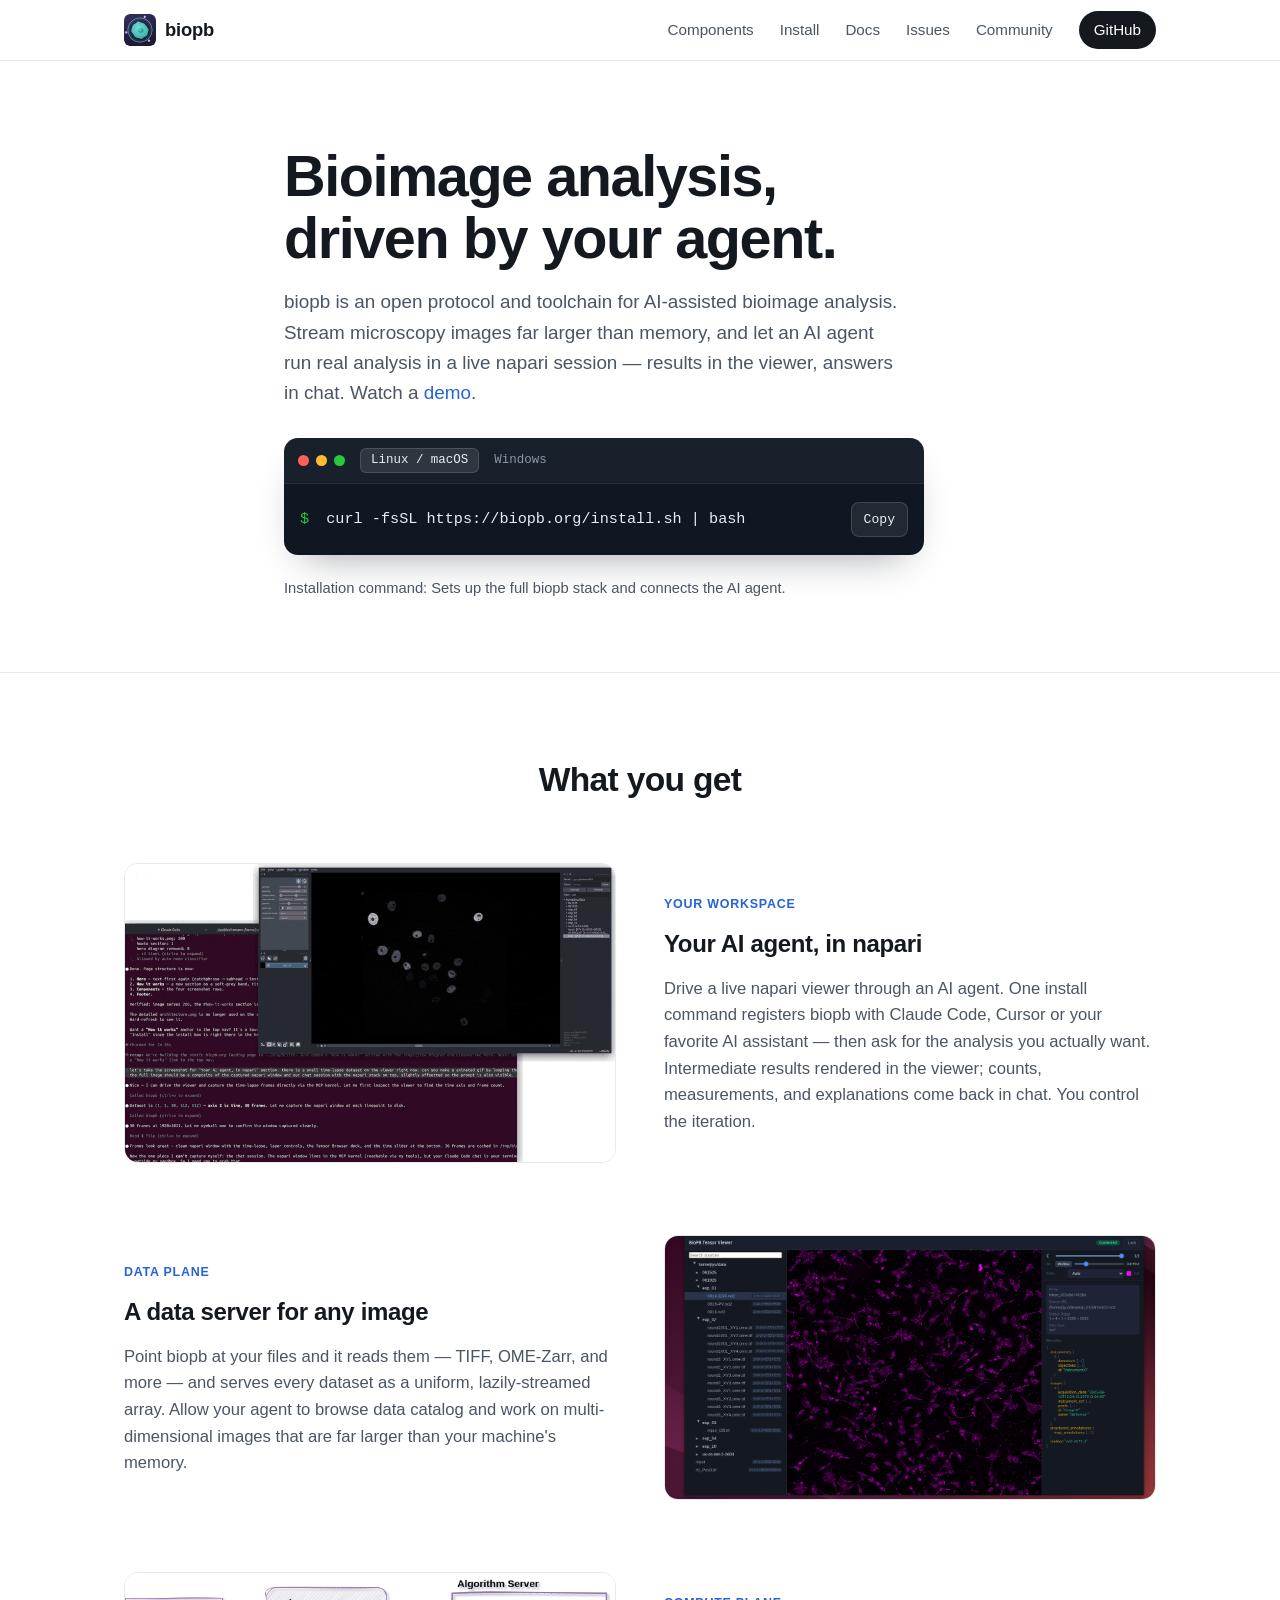
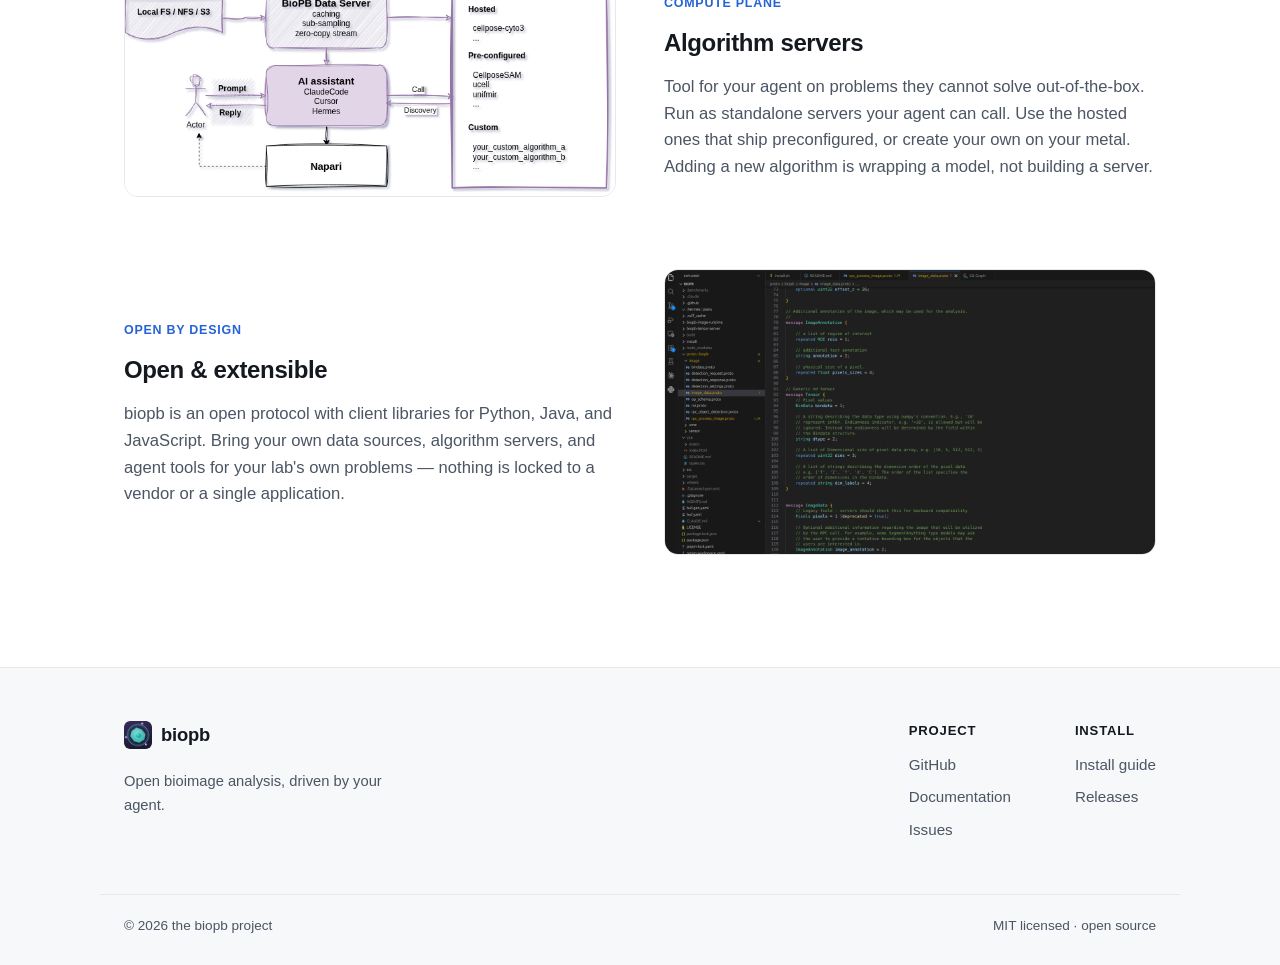
<file: index.html>
<!DOCTYPE html>
<html lang="en">
<head>
  <meta charset="utf-8" />
  <meta name="viewport" content="width=device-width, initial-scale=1" />
  <title>biopb — bioimage analysis, driven by your agent</title>
  <meta name="description" content="biopb is an open protocol and toolchain for bioimage analysis: stream microscopy images larger than memory and let an AI agent run real analysis in napari." />
  <link rel="canonical" href="https://biopb.org/" />
  <!-- Open Graph / Twitter — link previews on forums, X, Bluesky, LinkedIn, Slack. -->
  <meta property="og:type" content="website" />
  <meta property="og:site_name" content="biopb" />
  <meta property="og:url" content="https://biopb.org/" />
  <meta property="og:title" content="biopb — bioimage analysis, driven by your agent" />
  <meta property="og:description" content="An open protocol and toolchain for AI-assisted bioimage analysis: stream microscopy images larger than memory and let an agent run real analysis in napari." />
  <meta property="og:image" content="https://biopb.org/assets/social-card.png" />
  <meta property="og:image:width" content="1200" />
  <meta property="og:image:height" content="630" />
  <meta name="twitter:card" content="summary_large_image" />
  <meta name="twitter:title" content="biopb — bioimage analysis, driven by your agent" />
  <meta name="twitter:description" content="An open protocol and toolchain for AI-assisted bioimage analysis: stream microscopy images larger than memory and let an agent run real analysis in napari." />
  <meta name="twitter:image" content="https://biopb.org/assets/social-card.png" />
  <link rel="icon" href="assets/favicon.ico" sizes="any" />
  <link rel="stylesheet" href="styles.css" />
</head>
<body>
  <!-- ===== Top nav ===== -->
  <header class="nav" id="top">
    <div class="container nav__inner">
      <a class="brand" href="#top" aria-label="biopb home">
        <img class="brand__logo" src="assets/logo.png" alt="" width="32" height="32" />
        <span class="brand__name">biopb</span>
      </a>
      <button class="nav__toggle" aria-label="Toggle menu" aria-expanded="false">≡</button>
      <nav class="nav__links">
        <a href="#components">Components</a>
        <a href="install.html">Install</a>
        <a href="/docs/">Docs</a>
        <a href="https://github.com/biopb/biopb/issues">Issues</a>
        <a href="https://forum.image.sc/">Community</a>
        <a class="nav__gh" href="https://github.com/biopb/biopb">GitHub</a>
      </nav>
    </div>
  </header>

  <main>
    <!-- ===== Hero ===== -->
    <section class="hero">
      <div class="container hero__inner">
        <h1 class="hero__title">Bioimage analysis,<br />driven by your agent.</h1>
        <p class="hero__sub">
          biopb is an open protocol and toolchain for AI-assisted bioimage analysis. Stream
          microscopy images far larger than memory, and let an AI agent run real
          analysis in a live napari session — results in the viewer, answers in chat.
          Watch a <a href="demo.html">demo</a>.
        </p>

        <!-- terminal install window. The radios drive the OS tabs in pure CSS, so
             they still switch with JS off; script.js only pre-selects the tab that
             matches the visitor's platform. -->
        <div class="term" id="install" aria-label="Install command">
          <input class="term__radio" type="radio" name="install-os" id="os-unix" checked>
          <input class="term__radio" type="radio" name="install-os" id="os-win">
          <div class="term__bar">
            <span class="term__dot"></span><span class="term__dot"></span><span class="term__dot"></span>
            <span class="term__tabs" role="group" aria-label="Choose your operating system">
              <label class="term__tab" for="os-unix">Linux / macOS</label>
              <label class="term__tab" for="os-win">Windows</label>
            </span>
          </div>
          <div class="term__body term__body--os term__body--unix">
            <code><span class="term__prompt">$</span> curl -fsSL https://biopb.org/install.sh | bash</code>
            <button class="term__copy" type="button" data-cmd="curl -fsSL https://biopb.org/install.sh | bash">Copy</button>
          </div>
          <div class="term__body term__body--os term__body--win">
            <code><span class="term__prompt">&gt;</span> irm https://biopb.org/install.ps1 | iex</code>
            <button class="term__copy" type="button" data-cmd="irm https://biopb.org/install.ps1 | iex">Copy</button>
          </div>
        </div>

        <p class="hero__note">Installation command: Sets up the full biopb stack and connects the AI agent.</p>
      </div>
    </section>

    <!-- ===== Components ===== -->
    <section class="components" id="components">
      <div class="container">
        <h2 class="section__title">What you get</h2>

        <!-- (1) user-facing: the agent in napari -->
        <article class="row">
          <figure class="shot">
            <img src="assets/agent-napari.gif" width="960" height="584" loading="lazy"
                 alt="An AI-agent chat session driving a live napari viewer: the agent runs code in py kernel while a time-lapse of cells plays back in napri viewer window." />
          </figure>
          <div class="row__text">
            <span class="kicker">Your workspace</span>
            <h3>Your AI agent, in napari</h3>
            <p>
              Drive a live napari viewer through an AI agent. One install command
              registers biopb with Claude Code, Cursor or your favorite AI assistant — then ask
              for the analysis you actually want. Intermediate results rendered in the viewer; counts,
              measurements, and explanations come back in chat. You control the iteration.
            </p>
          </div>
        </article>

        <!-- (2) data server -->
        <article class="row row--reverse">
          <figure class="shot">
            <img src="assets/data-browser.png" width="1278" height="687" loading="lazy"
                 alt="The BioPB data browser: a source tree on the left, a microscopy image preview in the center, and a metadata and colormap panel on the right." />
          </figure>
          <div class="row__text">
            <span class="kicker">Data plane</span>
            <h3>A data server for any image</h3>
            <p>
              Point biopb at your files and it reads them — TIFF, OME-Zarr, and more —
              and serves every dataset as a uniform, lazily-streamed array. Allow your 
              agent to browse data catalog and work on multi-dimensional images that are
              far larger than your machine's memory.
            </p>
          </div>
        </article>

        <!-- (3) algorithm servers -->
        <article class="row">
          <figure class="shot" role="img" aria-label="Screenshot placeholder: segmentation result">
            <img src="assets/algorithm-servers.png" width="1278" height="687" loading="lazy"
                 alt="The BioPB algorithm servers: a diagram showing the architecture and how algorithms are integrated." />
          </figure>
          <div class="row__text">
            <span class="kicker">Compute plane</span>
            <h3>Algorithm servers</h3>
            <p>
              Tool for your agent on problems they cannot solve out-of-the-box. Run as standalone
              servers your agent can call. Use the hosted ones that ship preconfigured, or create 
              your own on your metal. Adding a new algorithm is wrapping a model, not building a server.
            </p>
          </div>
        </article>

        <!-- (4) open & extensible -->
        <article class="row row--reverse">
          <figure class="shot">
            <img src="assets/open-extensible.png" width="1070" height="651" loading="lazy"
                alt="Open development model with extensible grpc protocol definition synced on buf.build" />
          </figure>
          <div class="row__text">
            <span class="kicker">Open by design</span>
            <h3>Open &amp; extensible</h3>
            <p>
              biopb is an open protocol with client libraries for Python, Java, and
              JavaScript. Bring your own data sources, algorithm servers, and agent
              tools for your lab's own problems — nothing is locked to a vendor or a
              single application.
            </p>
          </div>
        </article>
      </div>
    </section>
  </main>

  <!-- ===== Footer ===== -->
  <footer class="footer">
    <div class="container footer__inner">
      <div class="footer__brand">
        <a class="brand" href="#top" aria-label="biopb home">
          <img class="brand__logo" src="assets/logo.png" alt="" width="28" height="28" />
          <span class="brand__name">biopb</span>
        </a>
        <p class="footer__tag">Open bioimage analysis, driven by your agent.</p>
      </div>
      <nav class="footer__cols">
        <div class="footer__col">
          <h4>Project</h4>
          <a href="https://github.com/biopb/biopb">GitHub</a>
          <a href="/docs/">Documentation</a>
          <a href="https://github.com/biopb/biopb/issues">Issues</a>
        </div>
        <div class="footer__col">
          <h4>Install</h4>
          <a href="install.html">Install guide</a>
          <a href="https://github.com/biopb/biopb/releases">Releases</a>
        </div>
      </nav>
    </div>
    <div class="container footer__bar">
      <span>© <span id="year">2026</span> the biopb project</span>
      <span>MIT licensed · open source</span>
    </div>
  </footer>

  <script>
    // Copy install command to clipboard (every .term__copy, one per OS tab).
    (function () {
      document.querySelectorAll('.term__copy').forEach(function (btn) {
        btn.addEventListener('click', function () {
          var cmd = btn.getAttribute('data-cmd');
          var done = function () {
            var old = btn.textContent;
            btn.textContent = 'Copied!';
            btn.classList.add('is-copied');
            setTimeout(function () { btn.textContent = old; btn.classList.remove('is-copied'); }, 1600);
          };
          if (navigator.clipboard && navigator.clipboard.writeText) {
            navigator.clipboard.writeText(cmd).then(done, done);
          } else {
            var ta = document.createElement('textarea');
            ta.value = cmd; document.body.appendChild(ta); ta.select();
            try { document.execCommand('copy'); } catch (e) {}
            document.body.removeChild(ta); done();
          }
        });
      });

      // Pre-select the install tab matching the visitor's OS. Progressive
      // enhancement only: the markup defaults to Linux/macOS and the tabs switch
      // in pure CSS, so a wrong guess (or no JS) still leaves both reachable.
      (function () {
        var win = document.getElementById('os-win');
        if (!win) return;
        var isWindows = false;
        try {
          var uad = navigator.userAgentData;
          if (uad && typeof uad.platform === 'string' && uad.platform) {
            isWindows = /windows/i.test(uad.platform);
          } else if (navigator.platform) {
            isWindows = /^win/i.test(navigator.platform);
          } else {
            isWindows = /windows nt/i.test(navigator.userAgent || '');
          }
        } catch (e) { /* leave the default tab selected */ }
        if (isWindows) win.checked = true;
      })();
      // Mobile nav toggle.
      var toggle = document.querySelector('.nav__toggle');
      var links = document.querySelector('.nav__links');
      if (toggle && links) {
        toggle.addEventListener('click', function () {
          var open = links.classList.toggle('is-open');
          toggle.setAttribute('aria-expanded', open ? 'true' : 'false');
        });
        links.addEventListener('click', function (e) {
          if (e.target.tagName === 'A') { links.classList.remove('is-open'); toggle.setAttribute('aria-expanded', 'false'); }
        });
      }
      // Current year.
      var y = document.getElementById('year');
      if (y) y.textContent = new Date().getFullYear();
    })();
  </script>
</body>
</html>
</file>
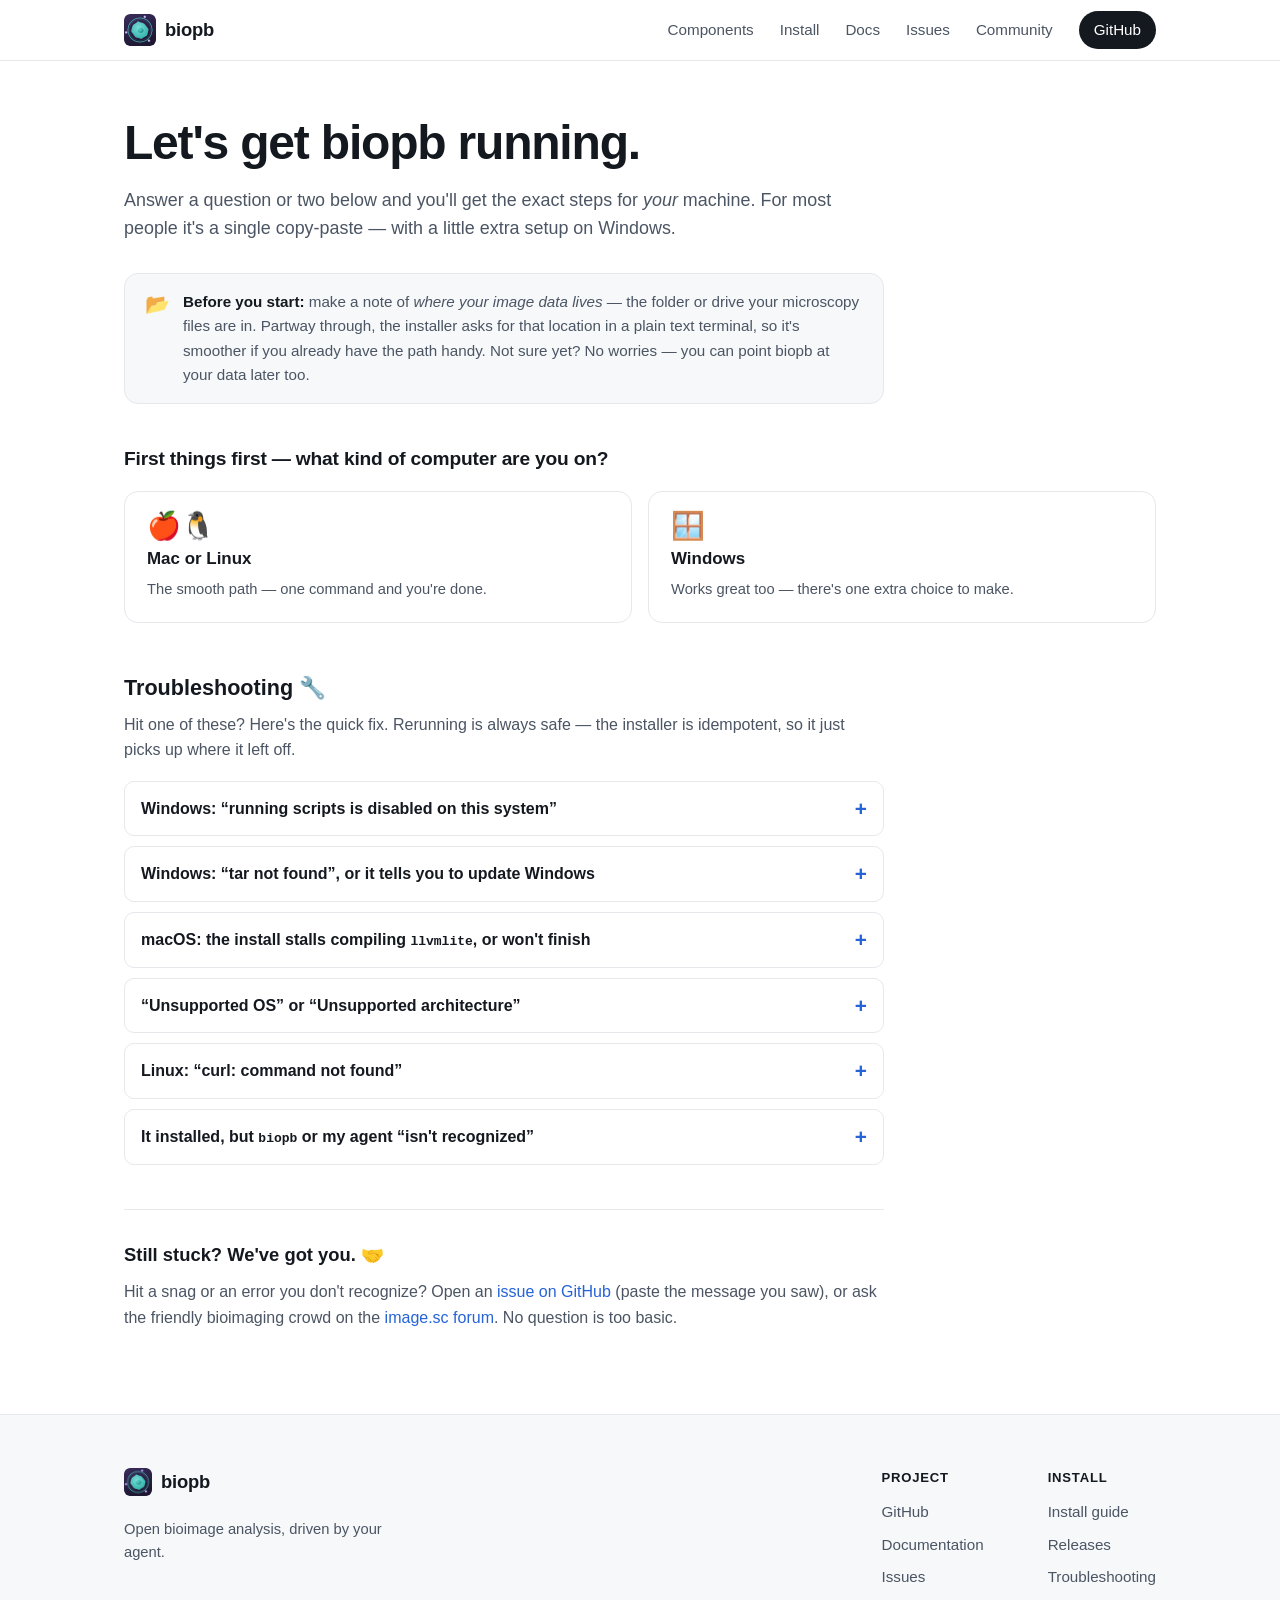
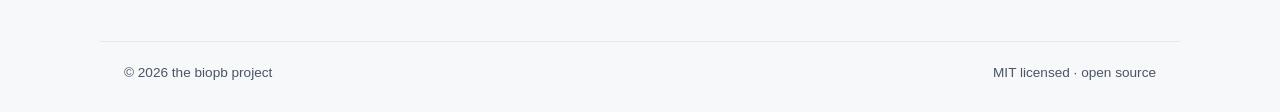
<file: install.html>
<!DOCTYPE html>
<html lang="en">
<head>
  <meta charset="utf-8" />
  <meta name="viewport" content="width=device-width, initial-scale=1" />
  <title>Install biopb — a friendly, step-by-step guide</title>
  <meta name="description" content="Install biopb on Mac, Linux, or Windows. Answer a question or two and get the exact, copy-paste steps for your machine — no jargon required." />
  <link rel="canonical" href="https://biopb.org/install.html" />
  <!-- Open Graph / Twitter — link previews on forums, X, Bluesky, LinkedIn, Slack. -->
  <meta property="og:type" content="website" />
  <meta property="og:site_name" content="biopb" />
  <meta property="og:url" content="https://biopb.org/install.html" />
  <meta property="og:title" content="Install biopb — a friendly, step-by-step guide" />
  <meta property="og:description" content="Install biopb on Mac, Linux, or Windows. Answer a question or two and get the exact, copy-paste steps for your machine — no jargon required." />
  <meta property="og:image" content="https://biopb.org/assets/social-card.png" />
  <meta property="og:image:width" content="1200" />
  <meta property="og:image:height" content="630" />
  <meta name="twitter:card" content="summary_large_image" />
  <meta name="twitter:title" content="Install biopb — a friendly, step-by-step guide" />
  <meta name="twitter:description" content="Install biopb on Mac, Linux, or Windows. Get the exact, copy-paste steps for your machine — no jargon required." />
  <meta name="twitter:image" content="https://biopb.org/assets/social-card.png" />
  <link rel="icon" href="assets/favicon.ico" sizes="any" />
  <link rel="stylesheet" href="styles.css" />
</head>
<body>
  <!-- ===== Top nav ===== -->
  <header class="nav" id="top">
    <div class="container nav__inner">
      <a class="brand" href="index.html" aria-label="biopb home">
        <img class="brand__logo" src="assets/logo.png" alt="" width="32" height="32" />
        <span class="brand__name">biopb</span>
      </a>
      <button class="nav__toggle" aria-label="Toggle menu" aria-expanded="false">≡</button>
      <nav class="nav__links">
        <a href="index.html#components">Components</a>
        <a href="install.html">Install</a>
        <a href="/docs/">Docs</a>
        <a href="https://github.com/biopb/biopb/issues">Issues</a>
        <a href="https://forum.image.sc/">Community</a>
        <a class="nav__gh" href="https://github.com/biopb">GitHub</a>
      </nav>
    </div>
  </header>

  <main>
    <section class="guide">
      <div class="container">
        <div class="guide__head">
          <h1 class="guide__title">Let's get biopb running.</h1>
          <p class="guide__sub">
            Answer a question or two below and you'll
            get the exact steps for <em>your</em> machine. For most people it's a single
            copy-paste — with a little extra setup on Windows.
          </p>
        </div>

        <div class="prereq">
          <span class="prereq__icon" aria-hidden="true">📂</span>
          <div>
            <strong>Before you start:</strong> make a note of <em>where your image data lives</em> —
            the folder or drive your microscopy files are in. Partway through, the installer
            asks for that location in a plain text terminal, so it's smoother if you already have
            the path handy. Not sure yet? No worries — you can point biopb at your data later too.
          </div>
        </div>

        <!-- ===== Step 1: which machine ===== -->
        <div class="step" id="step-os">
          <p class="step__q">First things first — what kind of computer are you on?</p>
          <div class="choices" data-group="os">
            <button class="choice" type="button" data-go="panel-unix">
              <span class="choice__icon" aria-hidden="true">🍎🐧</span>
              <span class="choice__title">Mac or Linux</span>
              <span class="choice__desc">The smooth path — one command and you're done.</span>
            </button>
            <button class="choice" type="button" data-go="panel-win">
              <span class="choice__icon" aria-hidden="true">🪟</span>
              <span class="choice__title">Windows</span>
              <span class="choice__desc">Works great too — there's one extra choice to make.</span>
            </button>
          </div>
        </div>

        <!-- ===== Mac / Linux result ===== -->
        <div class="panel" id="panel-unix" data-group="os">
          <h2 class="panel__h">You're one command away. 🎉</h2>
          <ol class="steps">
            <li>
              <h4>Install biopb</h4>
              <p>
                Open your <strong>Terminal</strong> — on Mac, press <code>⌘ + Space</code>, type
                “Terminal”, and hit Enter; on Linux you already know where it lives 😉 — then paste
                this in and press Enter:
              </p>
              <div class="term" aria-label="Install command">
                <div class="term__bar">
                  <span class="term__dot"></span><span class="term__dot"></span><span class="term__dot"></span>
                  <span class="term__title">Terminal — Mac / Linux</span>
                </div>
                <div class="term__body">
                  <code><span class="term__prompt">$</span> curl -fsSL https://biopb.org/install.sh | bash</code>
                  <button class="term__copy" type="button" data-cmd="curl -fsSL https://biopb.org/install.sh | bash">Copy</button>
                </div>
              </div>
              <p style="margin-top:10px;">
                Let it run. It downloads biopb, sets up its data server, and installs a friendly AI
                agent (OpenCode). Partway through it'll pause to help you set up a free
                <strong>OpenCode Zen</strong> account — just follow the prompt (no credit card, free
                models included) and paste the key back when it asks. After that you're wired up.
              </p>
              <div class="note">
                <strong>Never pasted a command like this before?</strong> Totally normal.
                <code>curl … | bash</code> just means “download our little setup script and run it.”
                Want to read exactly what it does first? It's plain text at
                <a href="https://biopb.org/install.sh">biopb.org/install.sh</a>.
              </div>
            </li>
            <li>
              <h4>Open your agent and ask ✨</h4>
              <p style="margin:0;">
                That's it — no server to start. Open your AI agent — Claude Code, OpenCode, or
                Cursor — and just ask it to open an image or run an analysis. Your agent launches
                biopb on its own whenever it needs it. That's the whole workflow.
              </p>
            </li>
          </ol>

          <p><button class="startover" type="button" data-reset>↺ Start over</button></p>
        </div>

        <!-- ===== Windows result ===== -->
        <div class="panel" id="panel-win" data-group="os">
          <h2 class="panel__h">Windows: one quick extra step. 🪟</h2>
          <p>
            BioPB supports several popular agent interfaces (the chat window). It's best to
            install one of these first, so BioPB knows which one to wire up.
          </p>

          <p class="step__q" style="font-size:1.05rem;">
            Quick check — do you already use one of these agents?
            <br><span style="font-weight:500;color:var(--ink-soft);font-size:0.95rem;">OpenCode, Claude Code, Claude Desktop, or Cursor</span>
          </p>
          <div class="choices" data-group="agent">
            <button class="choice" type="button" data-go="panel-native-have">
              <span class="choice__icon" aria-hidden="true">✅</span>
              <span class="choice__title">Yes, I've got one</span>
              <span class="choice__desc">Great — we'll skip straight to wiring biopb into it.</span>
            </button>
            <button class="choice" type="button" data-go="panel-native-need">
              <span class="choice__icon" aria-hidden="true">📥</span>
              <span class="choice__title">Not yet</span>
              <span class="choice__desc">No problem — we'll grab OpenCode, the free desktop app, first.</span>
            </button>
          </div>

          <!-- Already has an agent -->
          <div class="panel" id="panel-native-have" data-group="agent">
            <ol class="steps">
              <li>
                <h4>Run the installer</h4>
                <p>
                  Open <strong>PowerShell</strong> (the normal one — no administrator needed),
                  then paste:
                </p>
                <div class="term">
                  <div class="term__bar">
                    <span class="term__dot"></span><span class="term__dot"></span><span class="term__dot"></span>
                    <span class="term__title">PowerShell</span>
                  </div>
                  <div class="term__body">
                    <code><span class="term__prompt">&gt;</span> powershell -c "irm https://biopb.org/install.ps1 | iex"</code>
                    <button class="term__copy" type="button" data-cmd="powershell -c &quot;irm https://biopb.org/install.ps1 | iex&quot;">Copy</button>
                  </div>
                </div>
                <p style="margin-top:10px;">
                  It finds your agent — OpenCode, Claude Code, Claude Desktop, or Cursor — and
                  connects biopb to it automatically. Nothing to configure by hand.
                </p>
              </li>
              <li>
                <h4>Open your agent and ask ✨</h4>
                <p style="margin:0;">
                  No server to start — open your agent and ask it to load an image or run an
                  analysis. Your agent launches biopb on its own whenever it needs it.
                </p>
              </li>
            </ol>
          </div>

          <!-- Needs an agent -->
          <div class="panel" id="panel-native-need" data-group="agent">
            <ol class="steps">
              <li>
                <h4>Install the OpenCode desktop app</h4>
                <p>
                  Download OpenCode for Windows from
                  <a href="https://opencode.ai/download">opencode.ai/download</a> and run the Windows installer
                  (next-next-finish). This is the free chat app you'll talk to biopb through.
                </p>
                <div class="note">
                  <strong>On first launch it'll ask you to connect an AI model.</strong> Choose
                  <strong>OpenCode Zen</strong> and create a free account — no credit card needed,
                  and it comes with a few free models to get you started. (Already have an
                  Anthropic or OpenAI key? You can paste that in instead.)
                </div>
              </li>
              <li>
                <h4>Run the installer</h4>
                <p>
                  Open <strong>PowerShell</strong> (the normal one — no administrator needed),
                  then paste:
                </p>
                <div class="term">
                  <div class="term__bar">
                    <span class="term__dot"></span><span class="term__dot"></span><span class="term__dot"></span>
                    <span class="term__title">PowerShell</span>
                  </div>
                  <div class="term__body">
                    <code><span class="term__prompt">&gt;</span> powershell -c "irm https://biopb.org/install.ps1 | iex"</code>
                    <button class="term__copy" type="button" data-cmd="powershell -c &quot;irm https://biopb.org/install.ps1 | iex&quot;">Copy</button>
                  </div>
                </div>
                <p style="margin-top:10px;">
                  It finds your OpenCode app and connects biopb to it automatically — nothing to
                  configure by hand.
                </p>
              </li>
              <li>
                <h4>Open OpenCode and ask ✨</h4>
                <p style="margin:0;">
                  No server to start — open OpenCode and ask it to load an image or run an
                  analysis. OpenCode launches biopb on its own whenever it needs it.
                </p>
              </li>
            </ol>
          </div>

          <div class="note" data-reveal-on="agent">
            <strong>Curious what that command does?</strong> <code>irm … | iex</code> is just
            PowerShell for “download our setup script and run it.” You can read it first at
            <a href="https://biopb.org/install.ps1">biopb.org/install.ps1</a>.
          </div>
          <p><button class="startover" type="button" data-reset>↺ Start over</button></p>
        </div>

        <!-- ===== Troubleshooting ===== -->
        <div class="faq">
          <h3 class="faq__h">Troubleshooting 🔧</h3>
          <p class="faq__lead">
            Hit one of these? Here's the quick fix. Rerunning is always safe — the installer is
            idempotent, so it just picks up where it left off.
          </p>

          <details class="faq__item">
            <summary>Windows: “running scripts is disabled on this system”</summary>
            <div class="faq__body">
              <p>
                Windows blocks PowerShell scripts by default. The simplest fix is to run the
                installer with a one-time bypass — paste this into <strong>PowerShell</strong> (the
                normal one, no administrator needed):
              </p>
              <div class="term">
                <div class="term__bar">
                  <span class="term__dot"></span><span class="term__dot"></span><span class="term__dot"></span>
                  <span class="term__title">PowerShell</span>
                </div>
                <div class="term__body">
                  <code><span class="term__prompt">&gt;</span> powershell -ExecutionPolicy Bypass -c "irm https://biopb.org/install.ps1 | iex"</code>
                  <button class="term__copy" type="button" data-cmd="powershell -ExecutionPolicy Bypass -c &quot;irm https://biopb.org/install.ps1 | iex&quot;">Copy</button>
                </div>
              </div>
              <p style="margin-top:10px;">
                Prefer to fix it for good? Allow signed scripts for your account once, then rerun the
                normal one-liner:
              </p>
              <div class="term">
                <div class="term__bar">
                  <span class="term__dot"></span><span class="term__dot"></span><span class="term__dot"></span>
                  <span class="term__title">PowerShell</span>
                </div>
                <div class="term__body">
                  <code><span class="term__prompt">&gt;</span> Set-ExecutionPolicy -Scope CurrentUser RemoteSigned</code>
                  <button class="term__copy" type="button" data-cmd="Set-ExecutionPolicy -Scope CurrentUser RemoteSigned">Copy</button>
                </div>
              </div>
              <div class="note">
                On a work or school PC, a company Group Policy can override both of these. If scripts
                are still blocked, ask your IT admin to allow them.
              </div>
            </div>
          </details>

          <details class="faq__item">
            <summary>Windows: “tar not found”, or it tells you to update Windows</summary>
            <div class="faq__body">
              <p>
                The installer relies on <code>tar</code>, which ships with <strong>Windows 10
                version 1803 and newer</strong>. If you see this, your Windows is too old. Check your
                version by pressing <kbd>⊞ Win</kbd>, typing <code>winver</code>, and hitting Enter —
                then update to Windows 10 (1803+) or Windows 11 and rerun.
              </p>
            </div>
          </details>

          <details class="faq__item">
            <summary>macOS: the install stalls compiling <code>llvmlite</code>, or won't finish</summary>
            <div class="faq__body">
              <p>
                You're most likely on an older macOS than the prebuilt wheels support. biopb needs
                <strong>macOS 12 Monterey or newer</strong> on Apple Silicon (arm64), or
                <strong>macOS 10.15 Catalina or newer</strong> on Intel (x86_64).
              </p>
              <p>
                napari's optional <code>numba</code> accelerator pulls in <code>llvmlite</code>, whose
                prebuilt wheels target those OS floors. On an older macOS there's no matching wheel,
                so the installer falls back to compiling <code>llvmlite</code> from source — which
                needs an LLVM toolchain and fails on a stock machine. Upgrading macOS is the fix;
                there's no build workaround the installer can apply for you.
              </p>
            </div>
          </details>

          <details class="faq__item">
            <summary>“Unsupported OS” or “Unsupported architecture”</summary>
            <div class="faq__body">
              <p>
                biopb installs on Linux, macOS, and Windows, running on 64-bit Intel/AMD
                (<code>x86_64</code>) or ARM (<code>arm64</code>, including Apple Silicon). Older
                32-bit machines aren't supported.
              </p>
            </div>
          </details>

          <details class="faq__item">
            <summary>Linux: “curl: command not found”</summary>
            <div class="faq__body">
              <p>
                Some minimal Linux images don't ship <code>curl</code>. Install it first, then rerun
                the one-liner (on Debian/Ubuntu):
              </p>
              <div class="term">
                <div class="term__bar">
                  <span class="term__dot"></span><span class="term__dot"></span><span class="term__dot"></span>
                  <span class="term__title">Terminal</span>
                </div>
                <div class="term__body">
                  <code><span class="term__prompt">$</span> sudo apt update && sudo apt install -y curl</code>
                  <button class="term__copy" type="button" data-cmd="sudo apt update && sudo apt install -y curl">Copy</button>
                </div>
              </div>
            </div>
          </details>

          <details class="faq__item">
            <summary>It installed, but <code>biopb</code> or my agent “isn't recognized”</summary>
            <div class="faq__body">
              <p>
                The installer adds biopb to your PATH, but a terminal that was already open won't see
                the change. Close that window, open a fresh one, and try again. If it still can't be
                found, just rerun the installer — it's safe to run twice and will finish wiring
                everything up.
              </p>
            </div>
          </details>
        </div>

        <!-- ===== Help ===== -->
        <div class="help">
          <h3>Still stuck? We've got you. 🤝</h3>
          <p>
            Hit a snag or an error you don't recognize? Open an
            <a href="https://github.com/biopb/biopb/issues">issue on GitHub</a> (paste the message
            you saw), or ask the friendly bioimaging crowd on the
            <a href="https://forum.image.sc/">image.sc forum</a>. No question is too basic.
          </p>
        </div>
      </div>
    </section>
  </main>

  <!-- ===== Footer ===== -->
  <footer class="footer">
    <div class="container footer__inner">
      <div class="footer__brand">
        <a class="brand" href="index.html" aria-label="biopb home">
          <img class="brand__logo" src="assets/logo.png" alt="" width="28" height="28" />
          <span class="brand__name">biopb</span>
        </a>
        <p class="footer__tag">Open bioimage analysis, driven by your agent.</p>
      </div>
      <nav class="footer__cols">
        <div class="footer__col">
          <h4>Project</h4>
          <a href="https://github.com/biopb">GitHub</a>
          <a href="/docs/">Documentation</a>
          <a href="https://github.com/biopb/biopb/issues">Issues</a>
        </div>
        <div class="footer__col">
          <h4>Install</h4>
          <a href="install.html">Install guide</a>
          <a href="https://github.com/biopb/biopb/releases">Releases</a>
          <a href="docs/troubleshooting/">Troubleshooting</a>
        </div>
      </nav>
    </div>
    <div class="container footer__bar">
      <span>© <span id="year">2026</span> the biopb project</span>
      <span>MIT licensed · open source</span>
    </div>
  </footer>

  <script>
    (function () {
      // --- Copy buttons (works for every .term__copy on the page) ---
      document.querySelectorAll('.term__copy').forEach(function (btn) {
        btn.addEventListener('click', function () {
          var cmd = btn.getAttribute('data-cmd');
          var done = function () {
            var old = btn.textContent;
            btn.textContent = 'Copied!';
            btn.classList.add('is-copied');
            setTimeout(function () { btn.textContent = old; btn.classList.remove('is-copied'); }, 1600);
          };
          if (navigator.clipboard && navigator.clipboard.writeText) {
            navigator.clipboard.writeText(cmd).then(done, done);
          } else {
            var ta = document.createElement('textarea');
            ta.value = cmd; document.body.appendChild(ta); ta.select();
            try { document.execCommand('copy'); } catch (e) {}
            document.body.removeChild(ta); done();
          }
        });
      });

      // --- Wizard: progressive enhancement (no JS => everything is visible) ---
      var panels = document.querySelectorAll('.panel');

      function hide(panel) {
        panel.hidden = true;
        // collapse anything revealed inside, so reopening starts fresh
        panel.querySelectorAll('.panel').forEach(function (p) { p.hidden = true; });
        panel.querySelectorAll('.choice.is-active').forEach(function (c) { c.classList.remove('is-active'); });
        panel.querySelectorAll('[data-reveal-on]').forEach(function (n) { n.hidden = true; });
      }

      // Start collapsed (only when JS runs).
      panels.forEach(function (p) { p.hidden = true; });
      document.querySelectorAll('[data-reveal-on]').forEach(function (n) { n.hidden = true; });

      document.querySelectorAll('.choice[data-go]').forEach(function (btn) {
        btn.addEventListener('click', function () {
          var group = btn.closest('.choices').dataset.group;
          var targetId = btn.getAttribute('data-go');

          // highlight the picked card within its group
          btn.closest('.choices').querySelectorAll('.choice').forEach(function (c) {
            c.classList.toggle('is-active', c === btn);
          });

          // show the chosen panel, hide its siblings in the same group
          document.querySelectorAll('.panel[data-group="' + group + '"]').forEach(function (p) {
            if (p.id === targetId) {
              p.hidden = false;
              p.scrollIntoView({ behavior: 'smooth', block: 'nearest' });
            } else {
              hide(p);
            }
          });

          // reveal notes that should appear once this group's choice is made
          document.querySelectorAll('[data-reveal-on="' + group + '"]').forEach(function (n) {
            n.hidden = false;
          });
        });
      });

      // --- Start over ---
      document.querySelectorAll('[data-reset]').forEach(function (btn) {
        btn.addEventListener('click', function () {
          panels.forEach(hide);
          document.querySelectorAll('.choice.is-active').forEach(function (c) { c.classList.remove('is-active'); });
          var top = document.getElementById('step-os');
          if (top) top.scrollIntoView({ behavior: 'smooth', block: 'start' });
        });
      });

      // --- Mobile nav toggle ---
      var toggle = document.querySelector('.nav__toggle');
      var links = document.querySelector('.nav__links');
      if (toggle && links) {
        toggle.addEventListener('click', function () {
          var open = links.classList.toggle('is-open');
          toggle.setAttribute('aria-expanded', open ? 'true' : 'false');
        });
        links.addEventListener('click', function (e) {
          if (e.target.tagName === 'A') { links.classList.remove('is-open'); toggle.setAttribute('aria-expanded', 'false'); }
        });
      }

      // --- Current year ---
      var y = document.getElementById('year');
      if (y) y.textContent = new Date().getFullYear();
    })();
  </script>
</body>
</html>
</file>
<file: styles.css>
/* biopb.org — light, clean scientific landing page. Plain CSS, no build step. */

:root {
  --accent: #2563d6;          /* single accent — retune here */
  --accent-dark: #1b49a0;
  --ink: #14181f;             /* near-black text */
  --ink-soft: #4b5563;        /* secondary text */
  --line: #e6e8ec;            /* hairlines */
  --bg: #ffffff;
  --bg-soft: #f6f8fa;         /* alternating panels */
  --term-bg: #0f1722;         /* the one dark element */
  --term-ink: #e7edf5;
  --radius: 14px;
  --maxw: 1080px;
  --font: -apple-system, BlinkMacSystemFont, "Segoe UI", Roboto, Helvetica, Arial, sans-serif;
  --mono: ui-monospace, SFMono-Regular, "SF Mono", Menlo, Consolas, "Liberation Mono", monospace;
}

* { box-sizing: border-box; }

html { scroll-behavior: smooth; }

body {
  margin: 0;
  font-family: var(--font);
  color: var(--ink);
  background: var(--bg);
  line-height: 1.6;
  -webkit-font-smoothing: antialiased;
}

a { color: var(--accent); text-decoration: none; }
a:hover { text-decoration: underline; }

.container { width: 100%; max-width: var(--maxw); margin: 0 auto; padding: 0 24px; }

/* ===== Nav ===== */
.nav {
  position: sticky; top: 0; z-index: 50;
  background: rgba(255, 255, 255, 0.85);
  backdrop-filter: saturate(180%) blur(8px);
  border-bottom: 1px solid var(--line);
}
.nav__inner { display: flex; align-items: center; justify-content: space-between; height: 60px; }
.brand { display: inline-flex; align-items: center; gap: 9px; color: var(--ink); font-weight: 700; }
.brand:hover { text-decoration: none; }
.brand__logo { display: block; border-radius: 6px; }
.brand__name { font-size: 1.15rem; letter-spacing: -0.01em; }
.nav__links { display: flex; align-items: center; gap: 26px; }
.nav__links a { color: var(--ink-soft); font-weight: 500; font-size: 0.95rem; }
.nav__links a:hover { color: var(--ink); text-decoration: none; }
.nav__gh {
  color: var(--bg) !important; background: var(--ink);
  padding: 7px 15px; border-radius: 999px; font-weight: 600;
}
.nav__gh:hover { background: #000; }
.nav__toggle {
  display: none; background: none; border: 0; font-size: 1.6rem;
  line-height: 1; color: var(--ink); cursor: pointer; padding: 4px 8px;
}

/* ===== Hero ===== */
.hero { padding: 84px 0 72px; border-bottom: 1px solid var(--line); }
.hero__inner { max-width: 760px; }
.hero__title {
  font-size: clamp(2.3rem, 6vw, 3.6rem); line-height: 1.08;
  letter-spacing: -0.025em; margin: 0 0 18px; font-weight: 800;
}
.hero__sub { font-size: 1.18rem; color: var(--ink-soft); margin: 0 0 30px; max-width: 620px; }

/* terminal install window */
.term {
  background: var(--term-bg); border-radius: var(--radius);
  box-shadow: 0 18px 40px -20px rgba(15, 23, 34, 0.45);
  overflow: hidden; max-width: 640px;
}
.term__bar {
  display: flex; align-items: center; gap: 7px;
  padding: 10px 14px; background: rgba(255, 255, 255, 0.04);
  border-bottom: 1px solid rgba(255, 255, 255, 0.07);
}
.term__dot { width: 11px; height: 11px; border-radius: 50%; background: #3a4654; }
.term__dot:nth-child(1) { background: #ff5f57; }
.term__dot:nth-child(2) { background: #febc2e; }
.term__dot:nth-child(3) { background: #28c840; }
.term__title { margin-left: 8px; color: #8a97a6; font-size: 0.8rem; font-family: var(--mono); }
.term__body {
  display: flex; align-items: center; gap: 12px;
  padding: 18px 16px; font-family: var(--mono); font-size: 0.95rem;
}

/* OS tabs (landing-page install window). The radios live as direct children of
   .term so the sibling combinator can reach both the labels and the bodies; the
   labels sit in the title bar. Scoped to .term__body--os so the plain .term__body
   used elsewhere (install.html) is untouched. */
.term__radio { position: absolute; width: 1px; height: 1px; opacity: 0; pointer-events: none; }
.term__tabs { display: flex; gap: 4px; margin-left: 8px; }
.term__tab {
  cursor: pointer; font-family: var(--mono); font-size: 0.78rem; line-height: 1;
  color: #8a97a6; padding: 5px 10px; border-radius: 6px;
  border: 1px solid transparent; transition: background 0.15s, color 0.15s;
}
.term__tab:hover { color: var(--term-ink); background: rgba(255, 255, 255, 0.06); }
.term .term__body--os { display: none; }
#os-unix:checked ~ .term__body--unix,
#os-win:checked ~ .term__body--win { display: flex; }
#os-unix:checked ~ .term__bar .term__tab[for="os-unix"],
#os-win:checked ~ .term__bar .term__tab[for="os-win"] {
  color: var(--term-ink); background: rgba(255, 255, 255, 0.1);
  border-color: rgba(255, 255, 255, 0.14);
}
/* Keyboard focus: the radio is visually hidden, so surface focus on its label. */
.term__radio:focus-visible ~ .term__bar .term__tab[for="os-unix"],
.term__radio:focus-visible ~ .term__bar .term__tab[for="os-win"] { outline: none; }
#os-unix:focus-visible ~ .term__bar .term__tab[for="os-unix"],
#os-win:focus-visible ~ .term__bar .term__tab[for="os-win"] {
  outline: 2px solid #28c840; outline-offset: 2px;
}
.term__body code { color: var(--term-ink); overflow-x: auto; white-space: nowrap; flex: 1; }
.term__prompt { color: #28c840; user-select: none; margin-right: 8px; }
.term__copy {
  flex: none; cursor: pointer; font: inherit; font-size: 0.82rem;
  color: var(--term-ink); background: rgba(255, 255, 255, 0.08);
  border: 1px solid rgba(255, 255, 255, 0.14); border-radius: 8px;
  padding: 6px 12px; transition: background 0.15s, color 0.15s;
}
.term__copy:hover { background: rgba(255, 255, 255, 0.16); }
.term__copy.is-copied { background: #28c840; color: #06220f; border-color: #28c840; }

.hero__note { font-size: 0.92rem; color: var(--ink-soft); margin: 22px 0 0; }
/* ===== How it works ===== */
.howto { padding: 64px 0; background: var(--bg-soft); border-top: 1px solid var(--line); }
.howto .section__title { margin-bottom: 36px; }
.howto__fig { margin: 0 auto; max-width: 660px; }
.howto__fig img {
  width: 100%; height: auto; display: block;
  background: #fff; border: 1px solid var(--line); border-radius: var(--radius);
  padding: 20px;
}

/* ===== Components ===== */
.components { padding: 80px 0 40px; }
.section__title {
  font-size: clamp(1.6rem, 3.5vw, 2.1rem); font-weight: 800; letter-spacing: -0.02em;
  text-align: center; margin: 0 0 56px;
}
.row {
  display: grid; grid-template-columns: 1fr 1fr; gap: 48px;
  align-items: center; margin-bottom: 72px;
}
.row--reverse .shot { order: 2; }
.row__text .kicker {
  display: inline-block; font-size: 0.78rem; font-weight: 700; letter-spacing: 0.06em;
  text-transform: uppercase; color: var(--accent); margin-bottom: 10px;
}
.row__text h3 { font-size: 1.5rem; font-weight: 750; letter-spacing: -0.015em; margin: 0 0 12px; }
.row__text p { color: var(--ink-soft); margin: 0; font-size: 1.04rem; }

/* screenshot placeholder — swap the .shot__ph div for an <img> when ready */
.shot { margin: 0; }
.shot__ph {
  aspect-ratio: 16 / 9; width: 100%;
  background: var(--bg-soft); border: 1px solid var(--line); border-radius: var(--radius);
  display: flex; flex-direction: column; align-items: center; justify-content: center;
  gap: 10px; color: var(--ink-soft); text-align: center; padding: 20px;
  background-image:
    linear-gradient(45deg, rgba(0,0,0,0.018) 25%, transparent 25%, transparent 75%, rgba(0,0,0,0.018) 75%),
    linear-gradient(45deg, rgba(0,0,0,0.018) 25%, transparent 25%, transparent 75%, rgba(0,0,0,0.018) 75%);
  background-size: 22px 22px; background-position: 0 0, 11px 11px;
}
.shot__glyph { font-size: 2.4rem; line-height: 1; }
.shot__cap { font-size: 0.85rem; }
.shot img { width: 100%; height: auto; border: 1px solid var(--line); border-radius: var(--radius); display: block; }

/* ===== Install guide ===== */
.guide { padding: 56px 0 84px; }
.guide__head { max-width: 720px; margin: 0 0 30px; }
.guide__title {
  font-size: clamp(2rem, 5vw, 3rem); line-height: 1.1;
  letter-spacing: -0.025em; margin: 0 0 16px; font-weight: 800;
}
.guide__sub { font-size: 1.12rem; color: var(--ink-soft); margin: 0; }

.prereq {
  display: flex; gap: 13px; align-items: flex-start;
  background: var(--bg-soft); border: 1px solid var(--line);
  border-radius: var(--radius); padding: 16px 20px;
  font-size: 0.95rem; color: var(--ink-soft); margin: 0 0 40px; max-width: 760px;
}
.prereq__icon { font-size: 1.25rem; line-height: 1.4; flex: none; }
.prereq strong { color: var(--ink); }
.prereq code {
  font-family: var(--mono); font-size: 0.88em; background: rgba(37, 99, 214, 0.08);
  color: var(--accent-dark); padding: 1px 6px; border-radius: 5px;
}

/* the wizard */
.step__q { font-weight: 750; font-size: 1.2rem; letter-spacing: -0.01em; margin: 0 0 16px; }
.choices {
  display: grid; gap: 16px;
  grid-template-columns: repeat(auto-fit, minmax(230px, 1fr));
}
.choice {
  text-align: left; background: var(--bg); border: 1px solid var(--line);
  border-radius: var(--radius); padding: 20px 22px; cursor: pointer;
  font: inherit; color: var(--ink); display: flex; flex-direction: column; gap: 6px;
  transition: border-color 0.15s, box-shadow 0.15s, transform 0.06s;
}
.choice:hover { border-color: var(--accent); box-shadow: 0 12px 30px -20px rgba(37, 99, 214, 0.55); }
.choice:active { transform: translateY(1px); }
.choice.is-active { border-color: var(--accent); box-shadow: inset 0 0 0 1px var(--accent); }
.choice__icon { font-size: 1.7rem; line-height: 1; }
.choice__title { font-weight: 700; font-size: 1.06rem; display: flex; align-items: center; gap: 8px; flex-wrap: wrap; }
.choice__desc { color: var(--ink-soft); font-size: 0.92rem; }
.pill {
  font-size: 0.66rem; font-weight: 700; letter-spacing: 0.05em; text-transform: uppercase;
  color: var(--accent); background: rgba(37, 99, 214, 0.1); padding: 3px 8px; border-radius: 999px;
}
.pill--soft { color: var(--ink-soft); background: var(--bg-soft); border: 1px solid var(--line); }

/* revealed panels */
.panel { margin-top: 30px; padding-top: 30px; border-top: 1px solid var(--line); max-width: 760px; }
.panel__h { font-size: 1.4rem; font-weight: 780; letter-spacing: -0.015em; margin: 0 0 12px; }
.panel p { color: var(--ink-soft); margin: 0 0 14px; }
.panel .term { margin: 18px 0; max-width: 100%; }

.steps { list-style: none; counter-reset: s; padding: 0; margin: 22px 0 0; }
.steps > li { position: relative; padding-left: 48px; margin-bottom: 26px; }
.steps > li::before {
  counter-increment: s; content: counter(s);
  position: absolute; left: 0; top: -2px; width: 32px; height: 32px;
  border-radius: 50%; background: var(--accent); color: #fff;
  font-weight: 700; font-size: 0.95rem;
  display: flex; align-items: center; justify-content: center;
}
.steps h4 { margin: 4px 0 6px; font-size: 1.06rem; font-weight: 700; }
.steps p { margin: 0 0 8px; }
.steps .term { margin: 12px 0 0; }

.note {
  font-size: 0.9rem; color: var(--ink-soft); background: var(--bg-soft);
  border-left: 3px solid var(--accent); border-radius: 0 8px 8px 0;
  padding: 12px 16px; margin: 16px 0 0;
}
.note strong { color: var(--ink); }

.startover {
  display: inline-flex; align-items: center; gap: 7px; margin-top: 6px;
  background: none; border: 0; font: inherit; font-size: 0.92rem;
  color: var(--accent); cursor: pointer; padding: 6px 0;
}
.startover:hover { text-decoration: underline; }

.help { margin-top: 44px; padding-top: 30px; border-top: 1px solid var(--line); max-width: 760px; }
.help h3 { font-size: 1.15rem; font-weight: 750; margin: 0 0 10px; }
.help p { color: var(--ink-soft); margin: 0; }

/* ===== Troubleshooting (FAQ accordion) ===== */
.faq { margin-top: 48px; max-width: 760px; }
.faq__h { font-size: 1.35rem; font-weight: 800; margin: 0 0 6px; }
.faq__lead { color: var(--ink-soft); margin: 0 0 18px; }
.faq__item {
  border: 1px solid var(--line); border-radius: 10px;
  background: var(--bg); margin-bottom: 10px;
}
.faq__item[open] { border-color: var(--accent); }
.faq__item > summary {
  cursor: pointer; list-style: none; user-select: none;
  padding: 14px 44px 14px 16px; position: relative;
  font-weight: 650; color: var(--ink);
}
.faq__item > summary::-webkit-details-marker { display: none; }
.faq__item > summary::after {
  content: "+"; position: absolute; right: 16px; top: 50%; transform: translateY(-50%);
  font-size: 1.3rem; line-height: 1; color: var(--accent);
}
.faq__item[open] > summary::after { content: "\2013"; }
.faq__item > summary:hover { color: var(--accent); }
.faq__item > summary code { font-weight: 600; }
.faq__body { padding: 0 16px 16px; color: var(--ink-soft); }
.faq__body p { margin: 0 0 8px; }
.faq__body p:last-child { margin-bottom: 0; }
.faq__body strong { color: var(--ink); }
.faq__body .term { margin: 12px 0 0; }
.faq__body code {
  font-family: var(--mono); font-size: 0.88em; background: rgba(37, 99, 214, 0.08);
  color: var(--accent-dark); padding: 1px 6px; border-radius: 5px;
}
.faq__body .term code { background: none; color: var(--term-ink); padding: 0; }
kbd {
  font-family: var(--mono); font-size: 0.82em; color: var(--ink);
  background: var(--bg-soft); border: 1px solid var(--line); border-bottom-width: 2px;
  border-radius: 5px; padding: 1px 6px;
}

/* ===== Footer ===== */
.footer { background: var(--bg-soft); border-top: 1px solid var(--line); padding: 52px 0 28px; }
.footer__inner { display: flex; flex-wrap: wrap; justify-content: space-between; gap: 40px; }
.footer__tag { color: var(--ink-soft); font-size: 0.92rem; margin: 14px 0 0; max-width: 260px; }
.footer__cols { display: flex; gap: 64px; flex-wrap: wrap; }
.footer__col h4 { font-size: 0.82rem; text-transform: uppercase; letter-spacing: 0.06em; color: var(--ink); margin: 0 0 12px; }
.footer__col a { display: block; color: var(--ink-soft); font-size: 0.95rem; margin-bottom: 8px; }
.footer__col a:hover { color: var(--ink); text-decoration: none; }
.footer__bar {
  display: flex; justify-content: space-between; flex-wrap: wrap; gap: 8px;
  margin-top: 44px; padding-top: 20px; border-top: 1px solid var(--line);
  color: var(--ink-soft); font-size: 0.85rem;
}

/* ===== Responsive ===== */
@media (max-width: 760px) {
  .nav__toggle { display: block; }
  .nav__links {
    display: none; position: absolute; top: 60px; left: 0; right: 0;
    flex-direction: column; align-items: flex-start; gap: 0;
    background: var(--bg); border-bottom: 1px solid var(--line); padding: 8px 24px 16px;
  }
  .nav__links.is-open { display: flex; }
  .nav__links a { width: 100%; padding: 11px 0; }
  .nav__gh { width: auto; margin-top: 6px; }

  .hero { padding: 56px 0 48px; }
  .row, .row--reverse { grid-template-columns: 1fr; gap: 22px; }
  .row--reverse .shot { order: 0; }
  .row { margin-bottom: 52px; }
}
</file>
